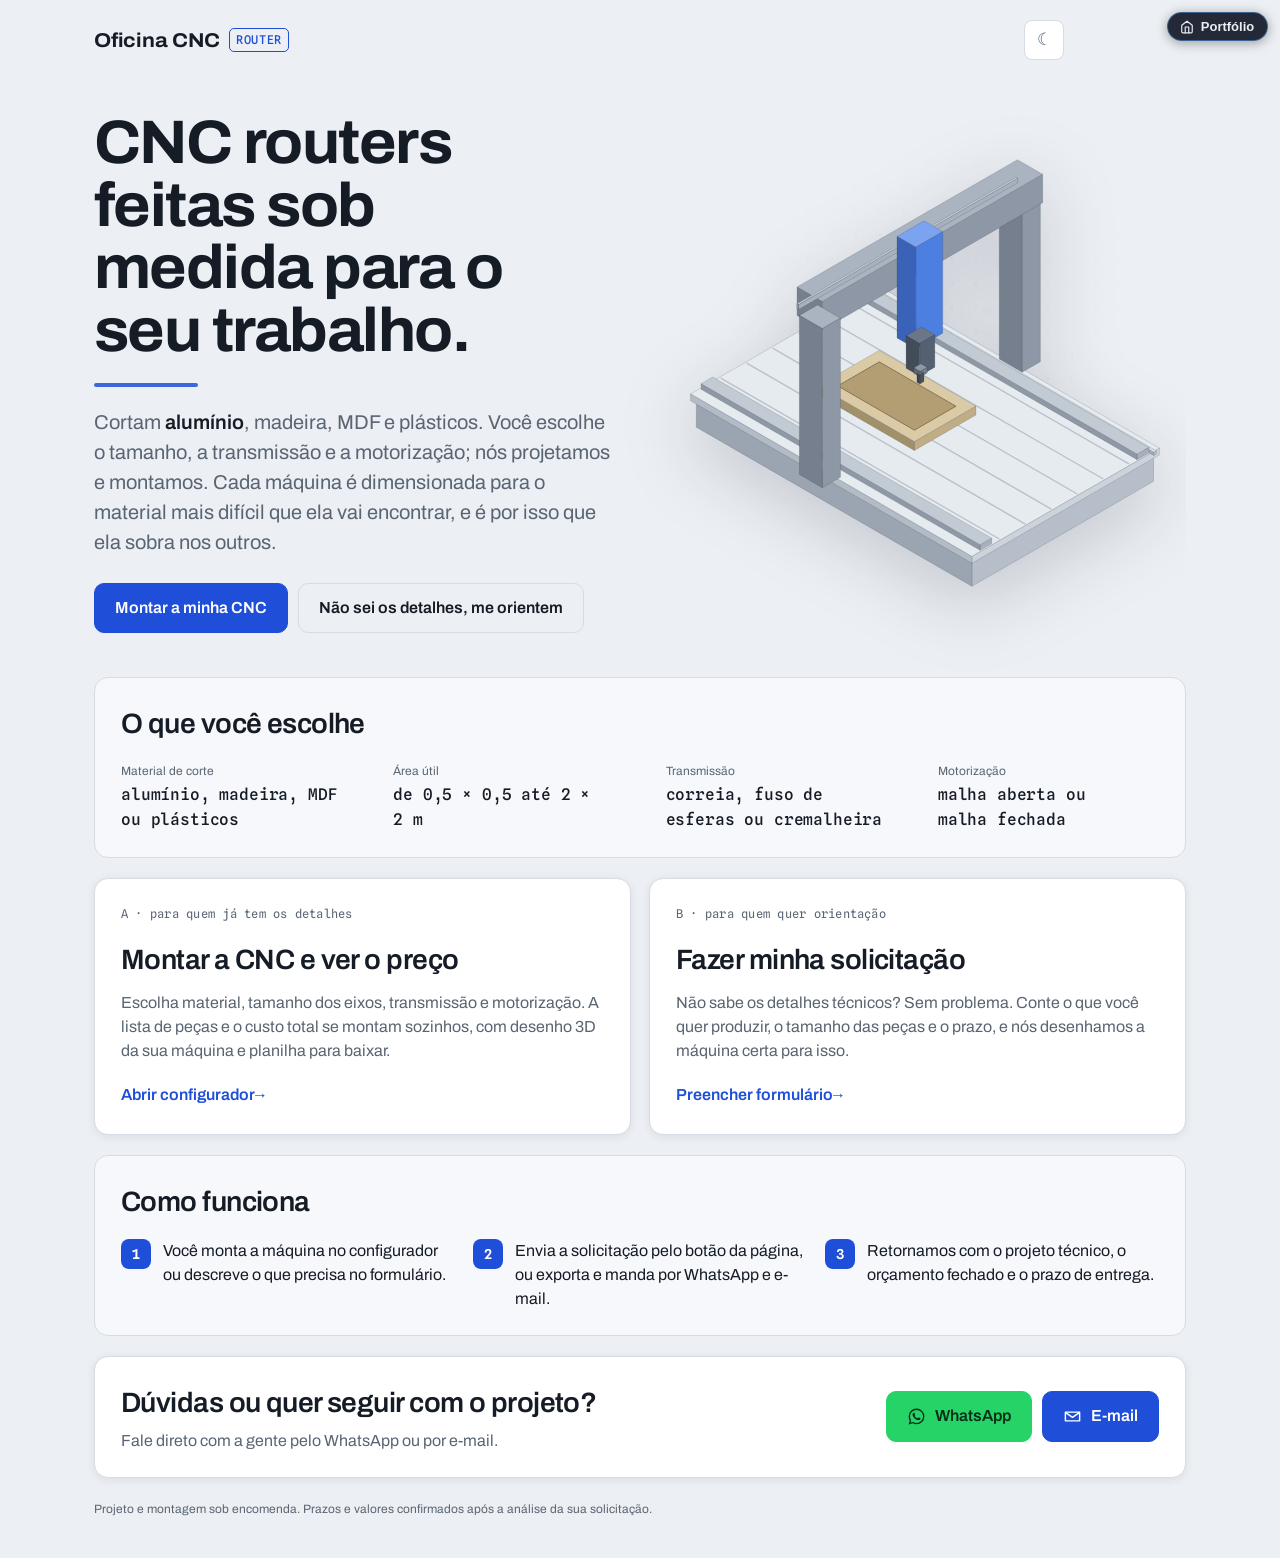
<file: index.html>
<!DOCTYPE html>
<html lang="pt-BR">
<head>
<meta charset="UTF-8">
<meta name="viewport" content="width=device-width, initial-scale=1, viewport-fit=cover">
<title>CNC Router sob medida — Solicite seu projeto</title>
<link rel="preconnect" href="https://fonts.googleapis.com">
<link rel="preconnect" href="https://fonts.gstatic.com" crossorigin>
<link rel="stylesheet" href="https://fonts.googleapis.com/css2?family=Archivo:wdth,wght@62..125,400..700&family=Spline+Sans+Mono:wght@400..600&display=swap">
<link rel="stylesheet" href="assets/css/base.css?v=3fa42b41">
<link rel="stylesheet" href="assets/css/index.css?v=0ce50f71">
</head>
<body>
<div class="wrap">
  <header class="masthead">
    <span class="logo">Oficina CNC <span class="tag">Router</span></span>
    <span class="spacer"></span>
    <button class="tema-btn" id="temaBtn" aria-label="Alternar tema claro e escuro">☾</button>
  </header>

  <main id="conteudo">
  <section class="hero">
    <div class="hero-txt">
      <h1>CNC routers feitas sob medida para o seu trabalho.</h1>
      <div class="hazard" aria-hidden="true"></div>
      <p class="lead">Cortam <strong>alumínio</strong>, madeira, MDF e plásticos. Você escolhe o tamanho, a transmissão
      e a motorização; nós projetamos e montamos. Cada máquina é dimensionada para o material mais difícil que ela
      vai encontrar, e é por isso que ela sobra nos outros.</p>
      <div class="hero-cta">
        <a class="btn mail" href="configurador.html">Montar a minha CNC</a>
        <a class="btn ghost" href="formulario-cliente.html">Não sei os detalhes, me orientem</a>
      </div>
    </div>
    <div class="hero-fig">
      <svg class="maquina" viewBox="-344.5 -300.1 855.4 780.1" role="img" aria-label="Desenho isométrico de uma CNC router: mesa com rasgos T, trilhos lineares, fuso, pórtico com eixo Z e spindle fresando um bolso retangular numa peça" xmlns="http://www.w3.org/2000/svg">
        <g class="corpo" stroke-width="1" stroke-linejoin="round">
          <polygon points="0.0,-46.8 488.4,235.2 166.3,421.2 -322.2,139.2" class="m1"/>
          <polygon points="488.4,282.0 166.3,468.0 166.3,421.2 488.4,235.2" class="m2"/>
          <polygon points="-322.2,186.0 166.3,468.0 166.3,421.2 -322.2,139.2" class="m3"/>
          <polygon points="0.0,-64.8 498.8,223.2 166.3,415.2 -332.5,127.2" class="tp1"/>
          <polygon points="498.8,235.2 166.3,427.2 166.3,415.2 498.8,223.2" class="tp2"/>
          <polygon points="-332.5,139.2 166.3,427.2 166.3,415.2 -332.5,127.2" class="tp3"/>
          <line x1="-48.1" y1="-33.4" x2="444.5" y2="251.0" class="slot" stroke-width="2.4" stroke-linecap="round"/>
          <line x1="-94.1" y1="-6.9" x2="398.5" y2="277.5" class="slot" stroke-width="2.4" stroke-linecap="round"/>
          <line x1="-140.1" y1="19.7" x2="352.4" y2="304.1" class="slot" stroke-width="2.4" stroke-linecap="round"/>
          <line x1="-186.2" y1="46.3" x2="306.4" y2="330.7" class="slot" stroke-width="2.4" stroke-linecap="round"/>
          <line x1="-232.2" y1="72.9" x2="260.4" y2="357.3" class="slot" stroke-width="2.4" stroke-linecap="round"/>
          <line x1="-278.2" y1="99.4" x2="214.4" y2="383.8" class="slot" stroke-width="2.4" stroke-linecap="round"/>
          <polygon points="-1.0,-57.6 493.6,228.0 488.9,230.7 -5.7,-54.9" class="f1"/>
          <polygon points="493.6,233.4 488.9,236.1 488.9,230.7 493.6,228.0" class="f2"/>
          <polygon points="-5.7,-49.5 488.9,236.1 488.9,230.7 -5.7,-54.9" class="f3"/>
          <polygon points="-14.5,-63.6 480.1,222.0 459.3,234.0 -35.3,-51.6" class="t1"/>
          <polygon points="480.1,231.6 459.3,243.6 459.3,234.0 480.1,222.0" class="t2"/>
          <polygon points="-35.3,-42.0 459.3,243.6 459.3,234.0 -35.3,-51.6" class="t3"/>
          <polygon points="-293.1,97.2 201.6,382.8 180.8,394.8 -313.8,109.2" class="t1"/>
          <polygon points="201.6,392.4 180.8,404.4 180.8,394.8 201.6,382.8" class="t2"/>
          <polygon points="-313.8,118.8 180.8,404.4 180.8,394.8 -313.8,109.2" class="t3"/>
          <polygon points="2.1,49.8 173.5,148.8 64.4,211.8 -107.0,112.8" class="w1"/>
          <polygon points="173.5,164.4 64.4,227.4 64.4,211.8 173.5,148.8" class="w2"/>
          <polygon points="-107.0,128.4 64.4,227.4 64.4,211.8 -107.0,112.8" class="w3"/>
          <polygon points="2.1,70.2 138.2,148.8 64.4,191.4 -71.7,112.8" class="cut" stroke-width="1.6"/>
          <polygon points="247.1,-235.3 287.7,-211.9 255.4,-193.3 214.9,-216.7" class="a1"/>
          <polygon points="287.7,70.1 255.4,88.7 255.4,-193.3 287.7,-211.9" class="a2"/>
          <polygon points="214.9,65.3 255.4,88.7 255.4,-193.3 214.9,-216.7" class="a3"/>
          <polygon points="247.1,-288.1 291.8,-262.3 -98.9,-36.7 -143.6,-62.5" class="a1"/>
          <polygon points="291.8,-211.9 -98.9,13.7 -98.9,-36.7 291.8,-262.3" class="a2"/>
          <polygon points="-143.6,-12.1 -98.9,13.7 -98.9,-36.7 -143.6,-62.5" class="a3"/>
          <polygon points="244.5,-257.2 247.6,-255.4 -141.0,-31.0 -144.1,-32.8" class="t1"/>
          <polygon points="247.6,-247.0 -141.0,-22.6 -141.0,-31.0 247.6,-255.4" class="t2"/>
          <polygon points="-144.1,-24.4 -141.0,-22.6 -141.0,-31.0 -144.1,-32.8" class="t3"/>
          <polygon points="81.4,-179.8 114.6,-160.6 66.8,-133.0 33.6,-152.2" class="z1"/>
          <polygon points="114.6,19.4 66.8,47.0 66.8,-133.0 114.6,-160.6" class="z2"/>
          <polygon points="33.6,27.8 66.8,47.0 66.8,-133.0 33.6,-152.2" class="z3"/>
          <polygon points="76.7,8.3 100.6,22.1 73.6,37.7 49.7,23.9" class="s1"/>
          <polygon points="100.6,79.7 73.6,95.3 73.6,37.7 100.6,22.1" class="s2"/>
          <polygon points="49.7,81.5 73.6,95.3 73.6,37.7 49.7,23.9" class="s3"/>
          <polygon points="75.7,73.7 87.1,80.3 74.6,87.5 63.2,80.9" class="c1"/>
          <polygon points="87.1,89.9 74.6,97.1 74.6,87.5 87.1,80.3" class="c2"/>
          <polygon points="63.2,90.5 74.6,97.1 74.6,87.5 63.2,80.9" class="c3"/>
          <polygon points="76.2,86.6 81.4,89.6 74.1,93.8 68.9,90.8" class="tool1"/>
          <polygon points="81.4,105.2 74.1,109.4 74.1,93.8 81.4,89.6" class="tool2"/>
          <polygon points="68.9,106.4 74.1,109.4 74.1,93.8 68.9,90.8" class="tool3"/>
          <polygon points="-107.2,-30.7 -66.7,-7.3 -98.9,11.3 -139.5,-12.1" class="a1"/>
          <polygon points="-66.7,274.7 -98.9,293.3 -98.9,11.3 -66.7,-7.3" class="a2"/>
          <polygon points="-139.5,269.9 -98.9,293.3 -98.9,11.3 -139.5,-12.1" class="a3"/>
        </g>
      </svg>
    </div>
  </section>

  <section class="opcoes">
    <h2 class="section-label">O que você escolhe</h2>
    <dl class="specs">
      <div><dt>Material de corte</dt><dd>alumínio, madeira, MDF ou plásticos</dd></div>
      <div><dt>Área útil</dt><dd>de 0,5 × 0,5 até 2 × 2 m</dd></div>
      <div><dt>Transmissão</dt><dd>correia, fuso de esferas ou cremalheira</dd></div>
      <div><dt>Motorização</dt><dd>malha aberta ou malha fechada</dd></div>
    </dl>
  </section>

  <div class="paths">
    <a class="panel" href="configurador.html">
      <span class="idx">A · para quem já tem os detalhes</span>
      <h2>Montar a CNC e ver o preço</h2>
      <p>Escolha material, tamanho dos eixos, transmissão e motorização. A lista de peças e o custo total se
      montam sozinhos, com desenho 3D da sua máquina e planilha para baixar.</p>
      <span class="go">Abrir configurador</span>
    </a>
    <a class="panel" href="formulario-cliente.html">
      <span class="idx">B · para quem quer orientação</span>
      <h2>Fazer minha solicitação</h2>
      <p>Não sabe os detalhes técnicos? Sem problema. Conte o que você quer produzir, o tamanho das peças
      e o prazo, e nós desenhamos a máquina certa para isso.</p>
      <span class="go">Preencher formulário</span>
    </a>
  </div>

  <section class="process">
    <h2 class="section-label">Como funciona</h2>
    <ol>
      <li><span class="n">1</span><span>Você monta a máquina no configurador ou descreve o que precisa no formulário.</span></li>
      <li><span class="n">2</span><span>Envia a solicitação pelo botão da página, ou exporta e manda por WhatsApp e e-mail.</span></li>
      <li><span class="n">3</span><span>Retornamos com o projeto técnico, o orçamento fechado e o prazo de entrega.</span></li>
    </ol>
  </section>

  <section class="contact">
    <div class="txt">
      <h2>Dúvidas ou quer seguir com o projeto?</h2>
      <p>Fale direto com a gente pelo WhatsApp ou por e-mail.</p>
    </div>
    <div class="btns">
      <a class="btn wa" id="waBtn" href="#" target="_blank" rel="noopener" aria-label="WhatsApp (abre em nova aba)">
        <svg class="ico" viewBox="0 0 24 24" aria-hidden="true" focusable="false">
          <path fill="currentColor" d="M12.04 2A9.9 9.9 0 0 0 2.1 11.9a9.8 9.8 0 0 0 1.36 5L2 22l5.25-1.37a9.94 9.94 0 0 0 4.79 1.22h.01a9.9 9.9 0 0 0 9.93-9.9A9.9 9.9 0 0 0 12.04 2Zm0 18.15h-.01a8.25 8.25 0 0 1-4.2-1.15l-.3-.18-3.12.81.84-3.03-.2-.31a8.2 8.2 0 0 1-1.26-4.39 8.24 8.24 0 1 1 8.25 8.25Zm4.52-6.17c-.25-.12-1.47-.72-1.69-.81-.23-.08-.39-.12-.56.13-.16.24-.64.8-.79.97-.14.16-.29.18-.54.06a6.74 6.74 0 0 1-1.99-1.23 7.5 7.5 0 0 1-1.38-1.71c-.14-.25-.01-.38.11-.5.11-.11.25-.29.37-.44.13-.15.17-.25.25-.42.09-.16.04-.31-.02-.43-.06-.12-.56-1.34-.76-1.84-.2-.48-.4-.41-.56-.42h-.47a.9.9 0 0 0-.66.31 2.76 2.76 0 0 0-.86 2.05c0 1.21.88 2.38 1 2.55.12.16 1.73 2.64 4.2 3.7.58.26 1.04.41 1.4.52.59.19 1.13.16 1.55.1.47-.07 1.47-.6 1.67-1.18.21-.58.21-1.08.15-1.18-.06-.11-.22-.17-.47-.29Z"/>
        </svg>
        WhatsApp
      </a>
      <a class="btn mail" id="mailBtn" href="#">
        <svg class="ico" viewBox="0 0 24 24" aria-hidden="true" focusable="false">
          <path fill="none" stroke="currentColor" stroke-width="1.8" stroke-linejoin="round" d="M3 6.5h18v11H3z"/>
          <path fill="none" stroke="currentColor" stroke-width="1.8" stroke-linecap="round" stroke-linejoin="round" d="m3.4 7 8.6 6 8.6-6"/>
        </svg>
        E-mail
      </a>
    </div>
  </section>
  </main>

  <footer class="foot">Projeto e montagem sob encomenda. Prazos e valores confirmados após a análise da sua solicitação.</footer>
</div>

<script src="assets/js/contato.js?v=bf2ed269"></script>
<script src="assets/js/index.js?v=171378be"></script>
<!-- === Botao de volta ao portfolio - cole antes de </body> === -->
<nav aria-label="Portf&oacute;lio">
<a id="mr-portfolio-btn" href="https://matheusmerlim1.github.io/" target="_blank" rel="noopener"
   aria-label="Portf&oacute;lio de Matheus Raposo (abre em nova aba)" title="Ver todos os meus projetos">
  <svg width="14" height="14" viewBox="0 0 24 24" fill="none" stroke="currentColor"
       stroke-width="2" stroke-linecap="round" stroke-linejoin="round" aria-hidden="true">
    <path d="M3 9l9-7 9 7v11a2 2 0 0 1-2 2H5a2 2 0 0 1-2-2z"/><path d="M9 22V12h6v10"/>
  </svg>
  <span>Portf&oacute;lio</span>
</a>
</nav>
<!-- estilo do botão em assets/css/base.css (a suíte de testes proíbe CSS em bloco na página) -->
<script>
/* Abre espaco para o botao em vez de cobrir o que ja existia no canto.
   1) empurra para a esquerda o conteudo da barra que ocupa aquele espaco;
   2) se ainda sobrar sobreposicao, desloca o proprio item. */
(function () {
  var btn = document.getElementById('mr-portfolio-btn');
  if (!btn) return;

  var desfazer = [];

  function limpar() {
    for (var i = 0; i < desfazer.length; i++) desfazer[i]();
    desfazer = [];
  }

  function guardar(el, prop) {
    var antes = el.style[prop];
    desfazer.push(function () { el.style[prop] = antes; });
  }

  /* item discreto = nao ocupa quase toda a largura; e um controle, rotulo ou icone */
  function ehItem(el) {
    if (!el || el === document.body || el === document.documentElement) return false;
    return el.getBoundingClientRect().width < innerWidth * 0.7;
  }

  /* sobe ate a barra que contem o item (algo largo o bastante para ter padding) */
  function barra(el) {
    for (var n = 0; el && n < 8; n++, el = el.parentElement) {
      if (el === document.body || el === document.documentElement) return null;
      if (el.getBoundingClientRect().width >= innerWidth * 0.6) return el;
    }
    return null;
  }

  function encosta(a, b) {
    return !(a.right <= b.left || a.left >= b.right || a.bottom <= b.top || a.top >= b.bottom);
  }

  function varrer() {
    var r = btn.getBoundingClientRect();
    var y = Math.round(r.top + r.height / 2);
    var achados = [];
    btn.style.visibility = 'hidden';
    for (var x = Math.floor(r.right); x > r.left - 10; x -= 8) {
      if (x < 1 || x > innerWidth - 1) continue;
      var sob = document.elementFromPoint(x, y);
      if (ehItem(sob) && achados.indexOf(sob) < 0) achados.push(sob);
    }
    btn.style.visibility = '';
    return achados;
  }

  function ajustar() {
    limpar();
    var r = btn.getBoundingClientRect();
    if (!r.width) return;
    var reserva = Math.ceil(r.width + 20);

    /* 1) padding na barra: desloca o conteudo dela para a esquerda */
    var barras = [];
    varrer().forEach(function (item) {
      var b = barra(item);
      if (b && barras.indexOf(b) < 0) barras.push(b);
    });
    barras.forEach(function (b) {
      if ((parseFloat(getComputedStyle(b).paddingRight) || 0) >= reserva) return;
      guardar(b, 'paddingRight');
      b.style.paddingRight = reserva + 'px';
    });

    /* 2) o que continuar embaixo do botao (tipicamente position:absolute,
          que nao anda com padding) e deslocado individualmente */
    r = btn.getBoundingClientRect();
    varrer().forEach(function (item) {
      if (!encosta(item.getBoundingClientRect(), r)) return;
      var cs = getComputedStyle(item);
      if (cs.position === 'absolute' || cs.position === 'fixed') {
        var atual = parseFloat(cs.right);
        guardar(item, 'right');
        item.style.right = (isNaN(atual) ? reserva : atual + reserva) + 'px';
      } else {
        guardar(item, 'marginRight');
        item.style.marginRight =
          ((parseFloat(cs.marginRight) || 0) + reserva) + 'px';
      }
    });

    /* 3) rede de seguranca: o que insistir em ficar embaixo do botao e
          deslocado no proprio elemento. transform sempre move, seja qual
          for o position, o display ou o container. */
    for (var tent = 0; tent < 3; tent++) {
      r = btn.getBoundingClientRect();
      var teimosos = varrer().filter(function (item) {
        return encosta(item.getBoundingClientRect(), r);
      });
      if (!teimosos.length) break;
      teimosos.forEach(function (item) {
        var caixa = item.getBoundingClientRect();
        var passo = Math.ceil(caixa.right - r.left + 10);
        if (passo <= 0) return;
        guardar(item, 'transform');
        item.style.transform = 'translateX(-' + passo + 'px)';
      });
    }

    btn.setAttribute('data-mr-ok', '1');   /* marca que o ajuste ja rodou */
  }

  var pendente = 0;
  function agendar() {
    /* sem requestAnimationFrame de proposito: ele nao dispara quando a pagina
       esta em aba oculta ou em iframe fora da tela, e as leituras de layout
       abaixo ja forcam o recalculo sozinhas */
    clearTimeout(pendente);
    pendente = setTimeout(ajustar, 60);
  }

  agendar();
  addEventListener('DOMContentLoaded', agendar);
  addEventListener('load', agendar);
  addEventListener('resize', agendar);

  /* muita pagina monta o cabecalho por JS depois do load; refaz o calculo
     quando o DOM mudar e em algumas passadas tardias, por seguranca */
  if (window.MutationObserver) {
    new MutationObserver(agendar).observe(document.documentElement,
      { childList: true, subtree: true });
  }
  [400, 1200, 3000].forEach(function (t) { setTimeout(agendar, t); });
})();
</script>
<!-- === fim do botao === -->
</body>
</html>
</file>
<file: assets/css/base.css>
/* base.css — sistema de design compartilhado (identidade "usinagem / alumínio anodizado")
   Tokens + tipografia IBM Plex + primitivas. Fontes vêm por <link> no <head> de cada página. */

/* [hidden] vence qualquer display: sem isto, .undobar{display:flex} mostrava a faixa
   "Removido:" vazia para quem nunca removeu nada */
[hidden]{display:none !important}

:root{
  /* neutros grafite com viés azul-frio (escolhidos, não cinza puro) */
  --bg:#eceff3; --panel:#f6f8fb; --card:#ffffff;
  --ink:#161c26; --muted:#5a6573; --line:#d6dce3; --cat:#e7ebf1; --ctl:#7b8594;
  /* acento blueprint blue — usado com parcimônia */
  --accent:#1f4fd8; --accent-ink:#ffffff; --accent-soft:#e6ecfb;
  /* --ctl: borda de campo de texto. --line (1,4:1) some como contorno de controle; WCAG 1.4.11 pede 3:1
     (#7b8594 dá 3,7:1 sobre --card e 3,2:1 sobre --bg; no escuro #6b7686 dá 3,7:1 sobre --card) */
  /* cor de estado (separada do acento). --warn #a14a07: 5,1:1 sobre --warn-soft e --bg; o #b45309 dava 4,3 */
  --ok:#0f7a3d; --warn:#a14a07; --warn-soft:#fbeccd; --danger:#c0392b;
  /* aço para o hero */
  --steel-1:#e2e7ed; --steel-2:#ccd3dc;
  --shadow:0 2px 10px rgba(20,30,50,.08);
  /* Archivo: grotesca de sinalização industrial, com eixo de largura (wdth) para o nameplate.
     Spline Sans Mono nos dados: mono é ganho aqui (cotas, G-code), não fantasia técnica. */
  --font-head:"Archivo","Segoe UI",system-ui,sans-serif;
  --font-body:"Archivo","Segoe UI",system-ui,sans-serif;
  --font-mono:"Spline Sans Mono",ui-monospace,"Cascadia Code",Consolas,monospace;
  /* escala tipográfica — poucos degraus, bem separados */
  --fs-label:.72rem; --fs-small:.82rem; --fs-body:1rem; --fs-lead:1.18rem; --fs-sub:1.4rem;
}
@media (prefers-color-scheme: dark){
  :root{
    --bg:#0f1218; --panel:#161b23; --card:#181d26;
    --ink:#e7ebf1; --muted:#97a2b1; --line:#2a3140; --cat:#1e2530; --ctl:#6b7686;
    --accent:#6f9bff; --accent-ink:#0b1220; --accent-soft:#1a2740;
    --ok:#45c46f; --warn:#eab35a; --warn-soft:#35301c; --danger:#e5675a;
    --steel-1:#1b212b; --steel-2:#141922;
    --shadow:0 2px 14px rgba(0,0,0,.35);
  }
}
/* o toggle do usuário estampa data-theme na raiz e precisa vencer a media query nos dois sentidos */
:root[data-theme="light"]{
  --bg:#eceff3; --panel:#f6f8fb; --card:#ffffff;
  --ink:#161c26; --muted:#5a6573; --line:#d6dce3; --cat:#e7ebf1; --ctl:#7b8594;
  --accent:#1f4fd8; --accent-ink:#ffffff; --accent-soft:#e6ecfb;
  --ok:#0f7a3d; --warn:#a14a07; --warn-soft:#fbeccd; --danger:#c0392b;
  --steel-1:#e2e7ed; --steel-2:#ccd3dc; --shadow:0 2px 10px rgba(20,30,50,.08);
}
:root[data-theme="dark"]{
  --bg:#0f1218; --panel:#161b23; --card:#181d26;
  --ink:#e7ebf1; --muted:#97a2b1; --line:#2a3140; --cat:#1e2530; --ctl:#6b7686;
  --accent:#6f9bff; --accent-ink:#0b1220; --accent-soft:#1a2740;
  --ok:#45c46f; --warn:#eab35a; --warn-soft:#35301c; --danger:#e5675a;
  --steel-1:#1b212b; --steel-2:#141922; --shadow:0 2px 14px rgba(0,0,0,.35);
}

/* Paleta do desenho da máquina (landing e configurador) — aço em luz de oficina.
   Claro é o padrão; o escuro entra pela media query (salvo se o usuário fixou o claro) e pelo data-theme. */
:root{
  --m1:#d3dae2; --m2:#b6bec9; --m3:#9ba4b1;          /* base */
  --tp1:#e6ebf0; --tp2:#ccd3db; --tp3:#b3bcc6;        /* tampo */
  --slot:rgba(30,42,60,.22);                          /* rasgos T */
  --f1:#d8dee6; --f2:#bcc4ce; --f3:#a3abb7;           /* fuso */
  --t1:#c2cad4; --t2:#a7b0bc; --t3:#8f99a6;           /* trilhos */
  --w1:#dbcaa6; --w2:#c0ad86; --w3:#a2906a;           /* peça em usinagem */
  --cut:#b39d72; --cutline:rgba(48,36,14,.45);        /* bolso fresado */
  --a1:#aab3c0; --a2:#8e97a5; --a3:#767f8d;           /* pórtico */
  --z1:#7ba3f0; --z2:#4d7fe0; --z3:#3a63b8;           /* eixo Z (acento) */
  --s1:#6b7686; --s2:#556070; --s3:#434c59;           /* spindle */
  --c1:#8e99a8; --c2:#737e8c; --c3:#5c6673;           /* pinça */
  --tool1:#5d6674; --tool2:#4a525e; --tool3:#3a414b;  /* fresa */
  --edge:rgba(20,28,44,.26);
}
@media (prefers-color-scheme: dark){
  :root:not([data-theme="light"]){
    --m1:#333c48; --m2:#29313b; --m3:#212830;
    --tp1:#3d4653; --tp2:#313944; --tp3:#272e38;
    --slot:rgba(0,0,0,.5);
    --f1:#49525f; --f2:#3b434e; --f3:#2f3640;
    --t1:#414a56; --t2:#353d47; --t3:#2b323b;
    --w1:#6a5f47; --w2:#564d3a; --w3:#433c2e;
    --cut:#4a4234; --cutline:rgba(0,0,0,.5);
    --a1:#454e5b; --a2:#38404b; --a3:#2d343d;
    --z1:#6f9bff; --z2:#4a6fc4; --z3:#35508f;
    --s1:#545e6c; --s2:#434c58; --s3:#353d47;
    --c1:#4d5663; --c2:#3f4752; --c3:#333a44;
    --tool1:#3c434e; --tool2:#313841; --tool3:#272d35;
    --edge:rgba(0,0,0,.5);
  }
}
:root[data-theme="dark"]{
  --m1:#333c48; --m2:#29313b; --m3:#212830;
  --tp1:#3d4653; --tp2:#313944; --tp3:#272e38;
  --slot:rgba(0,0,0,.5);
  --f1:#49525f; --f2:#3b434e; --f3:#2f3640;
  --t1:#414a56; --t2:#353d47; --t3:#2b323b;
  --w1:#6a5f47; --w2:#564d3a; --w3:#433c2e;
  --cut:#4a4234; --cutline:rgba(0,0,0,.5);
  --a1:#454e5b; --a2:#38404b; --a3:#2d343d;
  --z1:#6f9bff; --z2:#4a6fc4; --z3:#35508f;
  --s1:#545e6c; --s2:#434c58; --s3:#353d47;
  --c1:#4d5663; --c2:#3f4752; --c3:#333a44;
  --tool1:#3c434e; --tool2:#313841; --tool3:#272d35;
  --edge:rgba(0,0,0,.5);
}

/* Pinta o desenho por classe, e não por atributo fill="var(--x)": var() em atributo de
   apresentação tem suporte irregular, e um fallback silencioso pintaria a máquina de preto. */
.maquina g.corpo{stroke:var(--edge)}
.maquina .m1{fill:var(--m1)} .maquina .m2{fill:var(--m2)} .maquina .m3{fill:var(--m3)}
.maquina .tp1{fill:var(--tp1)} .maquina .tp2{fill:var(--tp2)} .maquina .tp3{fill:var(--tp3)}
.maquina .f1{fill:var(--f1)} .maquina .f2{fill:var(--f2)} .maquina .f3{fill:var(--f3)}
.maquina .t1{fill:var(--t1)} .maquina .t2{fill:var(--t2)} .maquina .t3{fill:var(--t3)}
.maquina .w1{fill:var(--w1)} .maquina .w2{fill:var(--w2)} .maquina .w3{fill:var(--w3)}
.maquina .a1{fill:var(--a1)} .maquina .a2{fill:var(--a2)} .maquina .a3{fill:var(--a3)}
.maquina .z1{fill:var(--z1)} .maquina .z2{fill:var(--z2)} .maquina .z3{fill:var(--z3)}
.maquina .s1{fill:var(--s1)} .maquina .s2{fill:var(--s2)} .maquina .s3{fill:var(--s3)}
.maquina .c1{fill:var(--c1)} .maquina .c2{fill:var(--c2)} .maquina .c3{fill:var(--c3)}
.maquina .tool1{fill:var(--tool1)} .maquina .tool2{fill:var(--tool2)} .maquina .tool3{fill:var(--tool3)}
.maquina .slot{stroke:var(--slot)}
.maquina .cut{fill:var(--cut);stroke:var(--cutline)}
.maquina .cota{font-family:var(--font-mono)}

*{box-sizing:border-box}
html{-webkit-text-size-adjust:100%}
body{font-family:var(--font-body);font-size:var(--fs-body);line-height:1.55;background:var(--bg);color:var(--ink);
  -webkit-font-smoothing:antialiased;text-rendering:optimizeLegibility}
a{color:var(--accent);text-decoration:none}
a:hover{text-decoration:underline}

/* tipografia: títulos condensados, corpo humanista, dados monoespaçados */
h1,h2,h3{font-family:var(--font-head);text-wrap:balance;letter-spacing:-.01em}
.eyebrow{font-family:var(--font-mono);font-size:.72rem;font-weight:500;letter-spacing:.18em;
  text-transform:uppercase;color:var(--muted)}
.mono{font-family:var(--font-mono);font-variant-numeric:tabular-nums}

/* filete industrial: marcador estrutural simples, sem textura decorativa */
.hazard{height:4px;border-radius:2px;background:var(--accent);opacity:.85}

/* controle de tema (botão no cabeçalho) */
.tema-btn{border:1px solid var(--line);background:var(--card);color:var(--muted);border-radius:8px;
  width:40px;height:40px;cursor:pointer;font-size:1.05rem;line-height:1;display:inline-flex;
  align-items:center;justify-content:center;transition:color .15s ease,border-color .15s ease}
.tema-btn:hover{color:var(--ink);border-color:var(--accent)}
.tema-btn:active{transform:translateY(1px)}
/* dedo precisa de mais área que o cursor */
@media (pointer: coarse){ .tema-btn{width:44px;height:44px} }
@media (hover: none){ .tema-btn:hover{color:var(--muted);border-color:var(--line)} }

:focus-visible{outline:2px solid var(--accent);outline-offset:2px}
@media (prefers-reduced-motion: reduce){*{transition:none!important;animation:none!important}}

/* rótulo só para leitor de tela */
.sr{position:absolute;width:1px;height:1px;overflow:hidden;clip-path:inset(50%);white-space:nowrap}
/* "Pular para o conteúdo": escondido até receber foco pelo teclado */
.pular{position:absolute;left:12px;top:-60px;z-index:2147483001;background:var(--card);color:var(--accent);
  border:2px solid var(--accent);border-radius:8px;padding:10px 14px;font-weight:600}
.pular:focus{top:12px}

/* === Botão de volta ao portfólio ===
   Veio de um <style> colado em cada página; mora aqui para as três páginas não terem CSS em bloco.
   O <nav> que o envolve não tem estilo: o botão continua position:fixed no canto. */
#mr-portfolio-btn {
  position: fixed; top: 12px; right: 12px; z-index: 2147483000;
  display: inline-flex; align-items: center; gap: .4rem;
  padding: .42rem .8rem; border-radius: 999px;
  font: 600 13px/1 -apple-system, BlinkMacSystemFont, 'Segoe UI', Roboto, sans-serif;
  color: #e8edf5; text-decoration: none; white-space: nowrap;
  background: rgba(18,24,38,.92);
  border: 1px solid rgba(88,166,255,.45);
  box-shadow: 0 2px 12px rgba(0,0,0,.35);
  -webkit-backdrop-filter: blur(6px); backdrop-filter: blur(6px);
  transition: transform .15s, border-color .15s, background .15s;
}
#mr-portfolio-btn:hover {
  transform: translateY(-1px); color: #fff; text-decoration: none;
  background: rgba(24,32,50,.96); border-color: #58a6ff;
}
#mr-portfolio-btn:focus-visible { outline: 2px solid #58a6ff; outline-offset: 2px; box-shadow: 0 0 0 6px rgba(18,24,38,.92); }
@media (max-width: 520px) {
  #mr-portfolio-btn { padding: .45rem; }
  #mr-portfolio-btn span { display: none; }
}
@media print { #mr-portfolio-btn { display: none; } }
</file>
<file: assets/css/index.css>
/* index.css — landing (registro brand): nameplate industrial + a própria máquina como imagem */

/* escala do registro brand: degraus largos (≥1.25), não o platô de 1.1 */
:root{ --i-label:.75rem; --i-body:1rem; --i-lead:1.25rem; --i-h2:1.75rem; }

/* A paleta do desenho da máquina vive em base.css — a landing e o configurador desenham a mesma máquina. */

body{margin:0;min-height:100vh}
.wrap{max-width:1140px;margin:0 auto;padding:0 24px}

/* topo */
.masthead{display:flex;align-items:center;gap:14px;padding:20px 0 8px}
.logo{font-family:var(--font-head);font-weight:700;font-size:var(--i-lead);font-stretch:108%;
  letter-spacing:-.01em;display:flex;align-items:center;gap:9px}
.logo .tag{font-family:var(--font-mono);font-size:.75rem;font-weight:500;letter-spacing:.06em;color:var(--accent);
  border:1px solid var(--accent);border-radius:5px;padding:2px 6px;text-transform:uppercase}
.masthead .spacer{flex:1}

/* hero — composição assimétrica: a tese à esquerda, o objeto à direita */
/* overflow:hidden contém o ::before, que sangra 6% para fora e criava rolagem horizontal no celular */
.hero{position:relative;overflow:hidden;display:grid;grid-template-columns:minmax(0,1fr) minmax(0,1fr);
  gap:clamp(20px,4vw,48px);align-items:center;padding:clamp(24px,4vw,44px) 0 clamp(28px,4vw,44px)}
.hero::before{content:"";position:absolute;inset:-10% -6% -10% -6%;z-index:0;pointer-events:none;opacity:.5;
  background-image:radial-gradient(var(--line) 1px,transparent 1px);background-size:24px 24px;
  -webkit-mask-image:radial-gradient(closest-side at 74% 50%,#000 30%,transparent 82%);
  mask-image:radial-gradient(closest-side at 74% 50%,#000 30%,transparent 82%)}
.hero>*{position:relative;z-index:1}
.hero h1{font-size:clamp(2.4rem,4.8vw,3.9rem);line-height:1.02;font-weight:700;font-stretch:104%;
  letter-spacing:-.025em;margin:0;max-width:15ch}
.hero .hazard{width:104px;margin:20px 0 20px}
.hero .lead{color:var(--muted);font-size:var(--i-lead);line-height:1.5;max-width:48ch;margin:0;text-wrap:pretty}
.hero .lead strong{color:var(--ink);font-weight:600}
.hero-cta{display:flex;gap:10px;flex-wrap:wrap;margin-top:26px}

.hero-fig{display:flex;justify-content:center}
.maquina{width:100%;height:auto;max-height:min(52vh,440px);display:block;
  filter:drop-shadow(0 20px 36px rgba(15,25,45,.18))}
@media (prefers-color-scheme: dark){.maquina{filter:drop-shadow(0 20px 36px rgba(0,0,0,.55))}}
@media(max-width:880px){
  .hero{grid-template-columns:1fr;gap:26px}
  .hero h1{max-width:18ch}
  .maquina{max-height:36vh}
}

/* o que você escolhe — o leque real de opções, não a ficha de uma máquina */
.opcoes{background:var(--panel);border:1px solid var(--line);border-radius:14px;padding:24px 26px;margin-bottom:20px}
/* grade de 4: com flex-wrap a quarta opção descia sozinha e deixava a fileira de baixo vazia */
.specs{display:grid;grid-template-columns:repeat(4,minmax(0,1fr));gap:18px clamp(22px,4vw,52px);margin:16px 0 0;padding:0}
@media (max-width:980px){.specs{grid-template-columns:repeat(2,minmax(0,1fr))}}
@media (max-width:520px){.specs{grid-template-columns:minmax(0,1fr)}}
.specs div{display:flex;flex-direction:column;gap:3px}
.specs dt{font-size:var(--i-label);color:var(--muted)}
.specs dd{text-wrap:pretty;margin:0;font-family:var(--font-mono);font-size:var(--i-body);font-weight:500;
  font-variant-numeric:tabular-nums;letter-spacing:-.01em}

/* painéis de caminho */
.paths{display:grid;grid-template-columns:repeat(auto-fit,minmax(280px,1fr));gap:18px;margin:0 0 20px}
.panel{position:relative;background:var(--card);border:1px solid var(--line);border-radius:14px;padding:26px;
  display:flex;flex-direction:column;color:var(--ink);text-decoration:none;box-shadow:var(--shadow);
  transition:transform .18s cubic-bezier(.22,1,.36,1),border-color .18s ease,box-shadow .18s ease}
.panel:hover{transform:translateY(-3px);border-color:var(--accent);box-shadow:0 12px 30px rgba(20,30,50,.14);text-decoration:none}
.panel:active{transform:translateY(-1px)}
.panel .idx{font-family:var(--font-mono);font-size:var(--i-label);letter-spacing:.02em;color:var(--muted);margin-bottom:14px}
.panel h2{font-size:var(--i-h2);margin:0 0 10px;font-weight:600;letter-spacing:-.02em}
.panel p{color:var(--muted);font-size:var(--i-body);line-height:1.5;margin:0 0 20px;flex:1;text-wrap:pretty}
.panel .go{color:var(--accent);font-weight:600;font-size:var(--i-body)}
.panel .go::after{content:" →";font-family:var(--font-mono);display:inline-block;transition:transform .18s cubic-bezier(.22,1,.36,1)}
.panel:hover .go::after{transform:translateX(4px)}

/* faixa de processo — sequência real de etapas */
.section-label{font-family:var(--font-head);font-size:var(--i-h2);font-weight:600;letter-spacing:-.02em;margin:0}
.process{background:var(--panel);border:1px solid var(--line);border-radius:14px;padding:24px 26px;margin-bottom:20px}
.process ol{list-style:none;margin:16px 0 0;padding:0;display:grid;grid-template-columns:repeat(auto-fit,minmax(240px,1fr));gap:18px}
.process li{display:flex;gap:12px;align-items:flex-start;font-size:var(--i-body);line-height:1.5}
.process .n{flex:none;width:30px;height:30px;border-radius:8px;background:var(--accent);color:var(--accent-ink);
  font-family:var(--font-mono);font-weight:600;display:flex;align-items:center;justify-content:center;font-size:.85rem}

/* barra de contato */
.contact{display:flex;flex-wrap:wrap;align-items:center;gap:18px;background:var(--card);border:1px solid var(--line);
  border-radius:14px;padding:24px 26px;box-shadow:var(--shadow)}
.contact .txt{flex:1;min-width:220px}
.contact h2{margin:0 0 4px;font-size:var(--i-h2);font-weight:600;letter-spacing:-.02em}
.contact p{margin:0;color:var(--muted);font-size:var(--i-body);line-height:1.5}
.contact .btns{display:flex;gap:10px;flex-wrap:wrap}

.btn{display:inline-flex;align-items:center;gap:9px;border-radius:10px;padding:12px 20px;font-weight:600;
  font-size:var(--i-body);text-decoration:none;border:1px solid var(--line);cursor:pointer;color:var(--ink);
  background:var(--card);transition:filter .15s ease,transform .12s ease,border-color .15s ease}
.btn:hover{text-decoration:none;filter:brightness(1.04)}
.btn:active{transform:translateY(1px)}
.btn .ico{width:19px;height:19px;flex:none;display:block}
/* verde vivo com texto escuro: branco sobre verde reprovava no contraste AA */
.btn.wa{background:#25d366;color:#0a2e19;border-color:#25d366}
.btn.mail{background:var(--accent);color:var(--accent-ink);border-color:var(--accent)}
.btn.ghost{background:transparent}
.btn.ghost:hover{border-color:var(--accent);color:var(--accent)}
.foot{display:block;color:var(--muted);font-size:var(--i-label);margin:22px 0 40px}

/* toque: sem mouse não há hover, então o estado de repouso tem que se bastar */
@media (hover: none){
  .panel:hover{transform:none;border-color:var(--line);box-shadow:var(--shadow)}
  .panel:hover .go::after{transform:none}
  .btn:hover{filter:none}
  .btn.ghost:hover{border-color:var(--line);color:var(--ink)}
}
@media (max-width: 760px){
  .wrap{padding-left:max(16px,env(safe-area-inset-left));padding-right:max(16px,env(safe-area-inset-right))}
  .hero{padding-top:18px}
  .hero-cta .btn{flex:1;justify-content:center;min-width:150px}
  .contact .btns{width:100%}
  .contact .btns .btn{flex:1;justify-content:center}
  .foot{margin-bottom:max(40px,env(safe-area-inset-bottom))}
}
</file>
